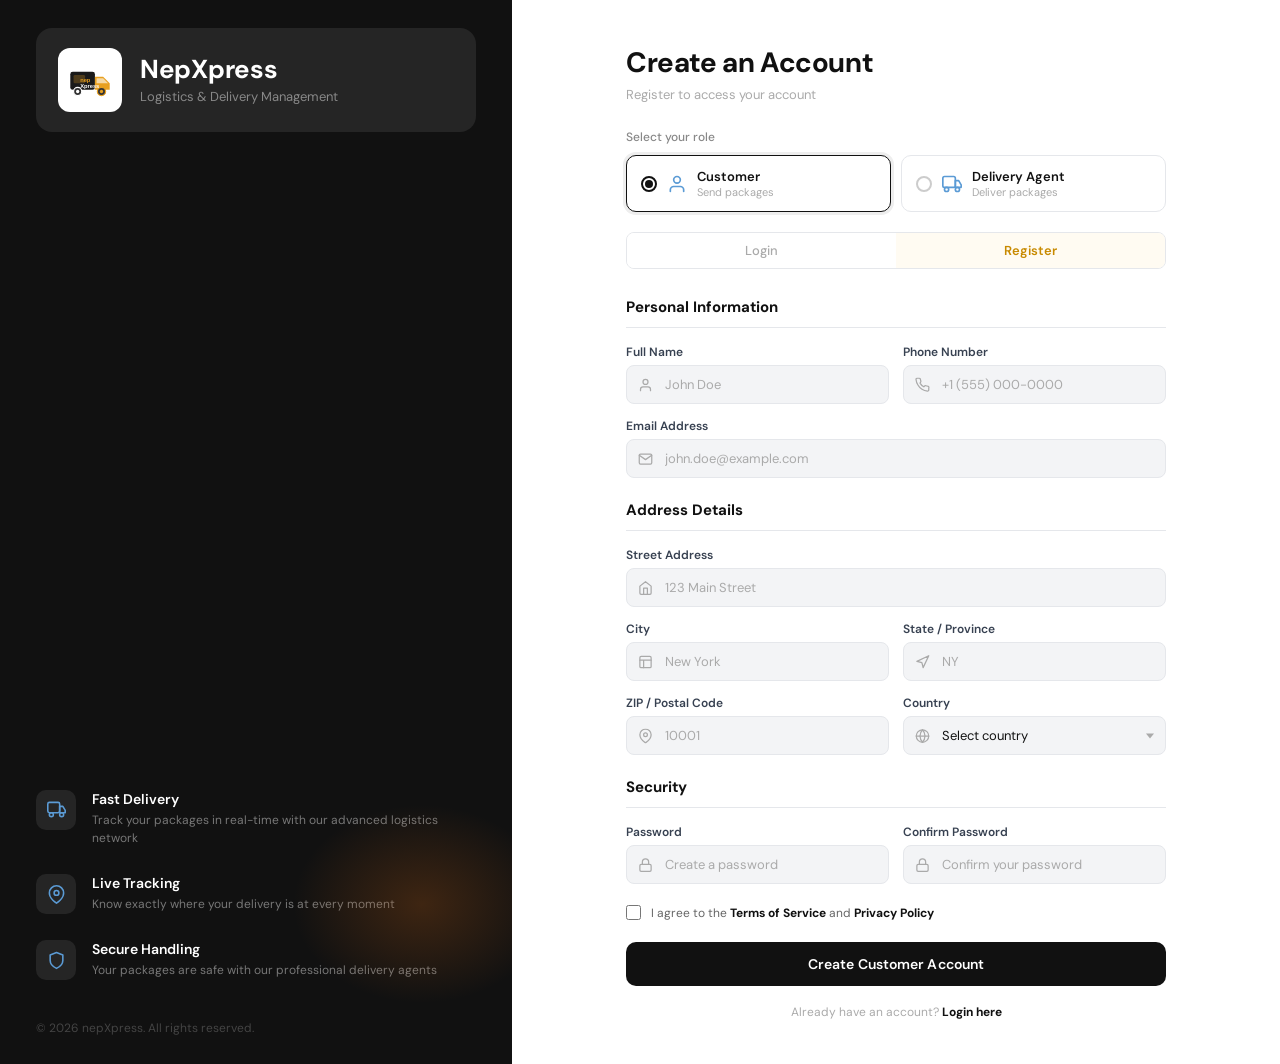
<file: register-page.html>
<!DOCTYPE html>
<html lang="en">
<head>
  <meta charset="UTF-8" />
  <meta name="viewport" content="width=device-width, initial-scale=1.0"/>
  <title>NepXpress – Register</title>
  <link href="https://fonts.googleapis.com/css2?family=DM+Sans:wght@400;500;600;700&display=swap" rel="stylesheet"/>
  <link rel="stylesheet" href="register-page.css"/>
</head>
<body>

  <!-- ════════════════════════════
       LEFT SIDEBAR
  ════════════════════════════ -->
  <aside class="sidebar">

    <!-- Brand Card -->
    <div class="brand-card">
      <div class="brand-logo-box">
        <!-- nepXpress truck logo SVG (white background box) -->
        <svg viewBox="0 0 56 56" fill="none" xmlns="http://www.w3.org/2000/svg">
          <!-- Truck body -->
          <rect x="4" y="18" width="30" height="22" rx="3" fill="#1a1a1a"/>
          <!-- Cargo box window tint -->
          <rect x="8" y="22" width="14" height="10" rx="1.5" fill="#e8a020" opacity="0.25"/>
          <!-- Cab section -->
          <path d="M34 24 L34 40 L52 40 L52 32 L44 24 Z" fill="#e8a020"/>
          <!-- Cab window -->
          <path d="M36 26 L36 32 L50 32 L44 26 Z" fill="#fff" opacity="0.6"/>
          <!-- Wheels -->
          <circle cx="13" cy="42" r="5" fill="#333" stroke="#fff" stroke-width="1.5"/>
          <circle cx="13" cy="42" r="2" fill="#fff"/>
          <circle cx="42" cy="42" r="5" fill="#333" stroke="#e8a020" stroke-width="1.5"/>
          <circle cx="42" cy="42" r="2" fill="#e8a020"/>
          <!-- nepX text hint: small X mark on box -->
          <text x="16" y="31" font-size="7" fill="#e8a020" font-weight="bold" font-family="sans-serif">nep</text>
          <text x="16" y="38" font-size="7" fill="#fff" font-weight="bold" font-family="sans-serif">Xpress</text>
        </svg>
      </div>
      <div>
        <div class="brand-name">NepXpress</div>
        <div class="brand-tagline">Logistics &amp; Delivery Management</div>
      </div>
    </div>

    <!-- Spacer: pushes features to bottom -->
    <div class="sidebar-spacer"></div>

    <!-- Feature List -->
    <div class="features">

      <div class="feature-item">
        <div class="feature-icon-box">
          <!-- Truck icon -->
          <svg class="icon-truck" viewBox="0 0 24 24" fill="none" stroke="currentColor"
               stroke-width="2" stroke-linecap="round" stroke-linejoin="round">
            <rect x="1" y="3" width="15" height="13" rx="2"/>
            <path d="M16 8h4l3 5v3h-7V8z"/>
            <circle cx="5.5" cy="18.5" r="2.5"/>
            <circle cx="18.5" cy="18.5" r="2.5"/>
          </svg>
        </div>
        <div>
          <div class="feature-title">Fast Delivery</div>
          <div class="feature-desc">Track your packages in real-time with our advanced logistics network</div>
        </div>
      </div>

      <div class="feature-item">
        <div class="feature-icon-box">
          <!-- Location pin icon -->
          <svg class="icon-location" viewBox="0 0 24 24" fill="none" stroke="currentColor"
               stroke-width="2" stroke-linecap="round" stroke-linejoin="round">
            <path d="M21 10c0 7-9 13-9 13S3 17 3 10a9 9 0 0 1 18 0z"/>
            <circle cx="12" cy="10" r="3"/>
          </svg>
        </div>
        <div>
          <div class="feature-title">Live Tracking</div>
          <div class="feature-desc">Know exactly where your delivery is at every moment</div>
        </div>
      </div>

      <div class="feature-item">
        <div class="feature-icon-box">
          <!-- Shield icon -->
          <svg class="icon-shield" viewBox="0 0 24 24" fill="none" stroke="currentColor"
               stroke-width="2" stroke-linecap="round" stroke-linejoin="round">
            <path d="M12 22s8-4 8-10V5l-8-3-8 3v7c0 6 8 10 8 10z"/>
          </svg>
        </div>
        <div>
          <div class="feature-title">Secure Handling</div>
          <div class="feature-desc">Your packages are safe with our professional delivery agents</div>
        </div>
      </div>

    </div>

    <!-- Footer -->
    <p class="sidebar-footer">© 2026 nepXpress. All rights reserved.</p>

  </aside>


  <!-- ════════════════════════════
       RIGHT PANEL
  ════════════════════════════ -->
  <main class="right-panel">
    <div class="form-container">

      <!-- Title -->
      <h2 class="form-title">Create an Account</h2>
      <p class="form-subtitle">Register to access your account</p>

      <!-- Role Selector -->
      <p class="role-label">Select your role</p>
      <div class="role-grid">

        <div class="role-card active" id="role-customer" onclick="selectRole('customer')">
          <div class="role-radio">
            <div class="role-radio-dot"></div>
          </div>
          <div class="role-icon">
            <!-- Person icon -->
            <svg viewBox="0 0 24 24" fill="none" stroke="currentColor"
                 stroke-width="2" stroke-linecap="round" stroke-linejoin="round">
              <path d="M20 21v-2a4 4 0 0 0-4-4H8a4 4 0 0 0-4 4v2"/>
              <circle cx="12" cy="7" r="4"/>
            </svg>
          </div>
          <div>
            <div class="role-card-title">Customer</div>
            <div class="role-card-sub">Send packages</div>
          </div>
        </div>

        <div class="role-card" id="role-agent" onclick="selectRole('agent')">
          <div class="role-radio">
            <div class="role-radio-dot"></div>
          </div>
          <div class="role-icon">
            <!-- Delivery truck icon -->
            <svg viewBox="0 0 24 24" fill="none" stroke="currentColor"
                 stroke-width="2" stroke-linecap="round" stroke-linejoin="round">
              <rect x="1" y="3" width="15" height="13" rx="2"/>
              <path d="M16 8h4l3 5v3h-7V8z"/>
              <circle cx="5.5" cy="18.5" r="2.5"/>
              <circle cx="18.5" cy="18.5" r="2.5"/>
            </svg>
          </div>
          <div>
            <div class="role-card-title">Delivery Agent</div>
            <div class="role-card-sub">Deliver packages</div>
          </div>
        </div>

      </div>

      <!-- Login / Register Tabs -->
      <div class="auth-tabs">
        <a href="login.html" class="auth-tab">Login</a>
        <span class="auth-tab active">Register</span>
      </div>

      <!-- ── PERSONAL INFORMATION ── -->
      <p class="section-heading">Personal Information</p>

      <div class="form-row two-col">
        <div class="form-group">
          <label for="full-name">Full Name</label>
          <div class="input-wrap">
            <span class="input-icon">
              <svg viewBox="0 0 24 24" fill="none" stroke="currentColor"
                   stroke-width="2" stroke-linecap="round" stroke-linejoin="round">
                <path d="M20 21v-2a4 4 0 0 0-4-4H8a4 4 0 0 0-4 4v2"/>
                <circle cx="12" cy="7" r="4"/>
              </svg>
            </span>
            <input type="text" id="full-name" placeholder="John Doe" autocomplete="name"/>
          </div>
        </div>
        <div class="form-group">
          <label for="phone">Phone Number</label>
          <div class="input-wrap">
            <span class="input-icon">
              <svg viewBox="0 0 24 24" fill="none" stroke="currentColor"
                   stroke-width="2" stroke-linecap="round" stroke-linejoin="round">
                <path d="M22 16.92v3a2 2 0 0 1-2.18 2 19.79 19.79 0 0 1-8.63-3.07A19.5 19.5 0 0 1 4.69 12 19.79 19.79 0 0 1 1.61 3.18 2 2 0 0 1 3.6 1h3a2 2 0 0 1 2 1.72c.127.96.361 1.903.7 2.81a2 2 0 0 1-.45 2.11L8.09 8.91a16 16 0 0 0 6 6l1.27-1.27a2 2 0 0 1 2.11-.45c.907.339 1.85.573 2.81.7A2 2 0 0 1 22 16.92z"/>
              </svg>
            </span>
            <input type="tel" id="phone" placeholder="+1 (555) 000-0000" autocomplete="tel"/>
          </div>
        </div>
      </div>

      <div class="form-row one-col">
        <div class="form-group">
          <label for="email">Email Address</label>
          <div class="input-wrap">
            <span class="input-icon">
              <svg viewBox="0 0 24 24" fill="none" stroke="currentColor"
                   stroke-width="2" stroke-linecap="round" stroke-linejoin="round">
                <path d="M4 4h16c1.1 0 2 .9 2 2v12c0 1.1-.9 2-2 2H4c-1.1 0-2-.9-2-2V6c0-1.1.9-2 2-2z"/>
                <polyline points="22,6 12,13 2,6"/>
              </svg>
            </span>
            <input type="email" id="email" placeholder="john.doe@example.com" autocomplete="email"/>
          </div>
        </div>
      </div>

      <!-- ── ADDRESS DETAILS ── -->
      <p class="section-heading">Address Details</p>

      <div class="form-row one-col">
        <div class="form-group">
          <label for="street">Street Address</label>
          <div class="input-wrap">
            <span class="input-icon">
              <svg viewBox="0 0 24 24" fill="none" stroke="currentColor"
                   stroke-width="2" stroke-linecap="round" stroke-linejoin="round">
                <path d="M3 9l9-7 9 7v11a2 2 0 0 1-2 2H5a2 2 0 0 1-2-2z"/>
                <polyline points="9 22 9 12 15 12 15 22"/>
              </svg>
            </span>
            <input type="text" id="street" placeholder="123 Main Street" autocomplete="street-address"/>
          </div>
        </div>
      </div>

      <div class="form-row two-col">
        <div class="form-group">
          <label for="city">City</label>
          <div class="input-wrap">
            <span class="input-icon">
              <svg viewBox="0 0 24 24" fill="none" stroke="currentColor"
                   stroke-width="2" stroke-linecap="round" stroke-linejoin="round">
                <rect x="3" y="3" width="18" height="18" rx="2"/>
                <path d="M3 9h18M9 21V9"/>
              </svg>
            </span>
            <input type="text" id="city" placeholder="New York" autocomplete="address-level2"/>
          </div>
        </div>
        <div class="form-group">
          <label for="state">State / Province</label>
          <div class="input-wrap">
            <span class="input-icon">
              <svg viewBox="0 0 24 24" fill="none" stroke="currentColor"
                   stroke-width="2" stroke-linecap="round" stroke-linejoin="round">
                <polygon points="3 11 22 2 13 21 11 13 3 11"/>
              </svg>
            </span>
            <input type="text" id="state" placeholder="NY" autocomplete="address-level1"/>
          </div>
        </div>
      </div>

      <div class="form-row two-col">
        <div class="form-group">
          <label for="zip">ZIP / Postal Code</label>
          <div class="input-wrap">
            <span class="input-icon">
              <svg viewBox="0 0 24 24" fill="none" stroke="currentColor"
                   stroke-width="2" stroke-linecap="round" stroke-linejoin="round">
                <path d="M21 10c0 7-9 13-9 13S3 17 3 10a9 9 0 0 1 18 0z"/>
                <circle cx="12" cy="10" r="3"/>
              </svg>
            </span>
            <input type="text" id="zip" placeholder="10001" autocomplete="postal-code"/>
          </div>
        </div>
        <div class="form-group">
          <label for="country">Country</label>
          <div class="input-wrap select-wrap">
            <span class="input-icon">
              <svg viewBox="0 0 24 24" fill="none" stroke="currentColor"
                   stroke-width="2" stroke-linecap="round" stroke-linejoin="round">
                <circle cx="12" cy="12" r="10"/>
                <line x1="2" y1="12" x2="22" y2="12"/>
                <path d="M12 2a15.3 15.3 0 0 1 4 10 15.3 15.3 0 0 1-4 10 15.3 15.3 0 0 1-4-10 15.3 15.3 0 0 1 4-10z"/>
              </svg>
            </span>
            <select id="country" autocomplete="country">
              <option value="" disabled selected>Select country</option>
              <option>Nepal</option>
              <option>United States</option>
              <option>United Kingdom</option>
              <option>India</option>
              <option>Australia</option>
              <option>Canada</option>
              <option>Germany</option>
              <option>Other</option>
            </select>
          </div>
        </div>
      </div>

      <!-- ── VEHICLE DETAILS (Delivery Agent only) ── -->
      <div class="vehicle-section" id="vehicle-section">
        <p class="section-heading">Vehicle Details</p>

        <div class="form-row two-col">
          <div class="form-group">
            <label for="vehicle-type">Vehicle Type</label>
            <div class="input-wrap select-wrap">
              <span class="input-icon">
                <svg viewBox="0 0 24 24" fill="none" stroke="currentColor"
                     stroke-width="2" stroke-linecap="round" stroke-linejoin="round">
                  <rect x="1" y="3" width="15" height="13" rx="2"/>
                  <path d="M16 8h4l3 5v3h-7V8z"/>
                  <circle cx="5.5" cy="18.5" r="2.5"/>
                  <circle cx="18.5" cy="18.5" r="2.5"/>
                </svg>
              </span>
              <select id="vehicle-type">
                <option value="" disabled selected>Select vehicle type</option>
                <option>Motorcycle</option>
                <option>Scooter</option>
                <option>Car</option>
                <option>Van</option>
                <option>Truck</option>
                <option>Bicycle</option>
                <option>Electric Vehicle</option>
              </select>
            </div>
          </div>
          <div class="form-group">
            <label for="license-plate">License Plate No.</label>
            <div class="input-wrap">
              <span class="input-icon">
                <svg viewBox="0 0 24 24" fill="none" stroke="currentColor"
                     stroke-width="2" stroke-linecap="round" stroke-linejoin="round">
                  <rect x="2" y="7" width="20" height="10" rx="2"/>
                  <line x1="7" y1="12" x2="7.01" y2="12"/>
                  <line x1="12" y1="12" x2="12.01" y2="12"/>
                  <line x1="17" y1="12" x2="17.01" y2="12"/>
                </svg>
              </span>
              <input type="text"
                     id="license-plate"
                     placeholder="e.g. BA 1 CHA 1234"
                     style="text-transform: uppercase;"/>
            </div>
          </div>
        </div>
      </div>

      <!-- ── SECURITY ── -->
      <p class="section-heading">Security</p>

      <div class="form-row two-col">
        <div class="form-group">
          <label for="password">Password</label>
          <div class="input-wrap">
            <span class="input-icon">
              <svg viewBox="0 0 24 24" fill="none" stroke="currentColor"
                   stroke-width="2" stroke-linecap="round" stroke-linejoin="round">
                <rect x="3" y="11" width="18" height="11" rx="2" ry="2"/>
                <path d="M7 11V7a5 5 0 0 1 10 0v4"/>
              </svg>
            </span>
            <input type="password" id="password"
                   placeholder="Create a password" autocomplete="new-password"/>
          </div>
        </div>
        <div class="form-group">
          <label for="confirm-password">Confirm Password</label>
          <div class="input-wrap">
            <span class="input-icon">
              <svg viewBox="0 0 24 24" fill="none" stroke="currentColor"
                   stroke-width="2" stroke-linecap="round" stroke-linejoin="round">
                <rect x="3" y="11" width="18" height="11" rx="2" ry="2"/>
                <path d="M7 11V7a5 5 0 0 1 10 0v4"/>
              </svg>
            </span>
            <input type="password" id="confirm-password"
                   placeholder="Confirm your password" autocomplete="new-password"/>
          </div>
        </div>
      </div>

      <!-- Terms -->
      <div class="terms-row">
        <input type="checkbox" id="terms"/>
        <label for="terms">
          I agree to the <a href="#">Terms of Service</a> and <a href="#">Privacy Policy</a>
        </label>
      </div>

      <!-- Submit Button -->
      <button class="btn-submit" id="submit-btn" onclick="handleSubmit()">
        Create Customer Account
      </button>

      <p class="login-link">
        Already have an account? <a href="login.html">Login here</a>
      </p>

    </div><!-- /form-container -->
  </main>

  <script>
    let currentRole = 'customer';

    function selectRole(role) {
      currentRole = role;

      document.getElementById('role-customer').classList.toggle('active', role === 'customer');
      document.getElementById('role-agent').classList.toggle('active', role === 'agent');

      const vehicleSection = document.getElementById('vehicle-section');
      vehicleSection.classList.toggle('visible', role === 'agent');

      document.getElementById('submit-btn').textContent =
        role === 'agent' ? 'Create Delivery Agent Account' : 'Create Customer Account';
    }

    function handleSubmit() {
      const terms = document.getElementById('terms');
      if (!terms.checked) {
        alert('Please agree to the Terms of Service and Privacy Policy to continue.');
        return;
      }
      const pw  = document.getElementById('password').value;
      const cpw = document.getElementById('confirm-password').value;
      if (pw && cpw && pw !== cpw) {
        alert('Passwords do not match. Please try again.');
        return;
      }
      alert((currentRole === 'agent' ? 'Delivery Agent' : 'Customer') + ' account created successfully!');
    }
  </script>

</body>
</html>
</file>
<file: register-page.css>
/* ── RESET & BASE ── */
*, *::before, *::after {
  box-sizing: border-box;
  margin: 0;
  padding: 0;
}

body {
  font-family: 'DM Sans', sans-serif;
  display: flex;
  min-height: 100vh;
  background: #111111;
}

/* ════════════════════════════
   LEFT SIDEBAR
════════════════════════════ */
.sidebar {
  width: 40%;
  min-width: 360px;
  background: #111111;
  display: flex;
  flex-direction: column;
  padding: 28px 36px 28px 36px;
  position: relative;
  overflow: hidden;
}

/* Subtle warm glow at bottom-right of sidebar (matches screenshot) */
.sidebar::after {
  content: '';
  position: absolute;
  bottom: 60px;
  right: -40px;
  width: 260px;
  height: 200px;
  background: radial-gradient(ellipse, rgba(180, 90, 20, 0.28) 0%, transparent 70%);
  pointer-events: none;
  border-radius: 50%;
}

/* ── Brand Card ── */
.brand-card {
  background: #252525;
  border-radius: 16px;
  padding: 20px 22px;
  display: flex;
  align-items: center;
  gap: 18px;
}

.brand-logo-box {
  width: 64px;
  height: 64px;
  background: #ffffff;
  border-radius: 12px;
  display: flex;
  align-items: center;
  justify-content: center;
  flex-shrink: 0;
  overflow: hidden;
}

.brand-logo-box img {
  width: 100%;
  height: 100%;
  object-fit: contain;
}

/* Fallback SVG logo rendered inline */
.brand-logo-box svg {
  width: 46px;
  height: 46px;
}

.brand-name {
  font-size: 26px;
  font-weight: 700;
  color: #ffffff;
  letter-spacing: -0.3px;
  line-height: 1.1;
}

.brand-tagline {
  font-size: 13px;
  color: #888888;
  margin-top: 4px;
}

/* ── Spacer pushes features to bottom ── */
.sidebar-spacer {
  flex: 1;
}

/* ── Feature Items ── */
.features {
  display: flex;
  flex-direction: column;
  gap: 26px;
  margin-bottom: 40px;
}

.feature-item {
  display: flex;
  align-items: flex-start;
  gap: 16px;
}

.feature-icon-box {
  width: 40px;
  height: 40px;
  background: #252525;
  border-radius: 10px;
  display: flex;
  align-items: center;
  justify-content: center;
  flex-shrink: 0;
}

.feature-icon-box svg {
  width: 19px;
  height: 19px;
}

/* Icon colors matching screenshot (blue-ish teal) */
.icon-truck    { color: #5b9bd5; }
.icon-location { color: #5b9bd5; }
.icon-shield   { color: #5b9bd5; }

.feature-title {
  font-size: 14px;
  font-weight: 600;
  color: #ffffff;
  margin-bottom: 3px;
}

.feature-desc {
  font-size: 12px;
  color: #777777;
  line-height: 1.55;
}

/* ── Footer ── */
.sidebar-footer {
  font-size: 12px;
  color: #444444;
}


/* ════════════════════════════
   RIGHT PANEL
════════════════════════════ */
.right-panel {
  flex: 1;
  background: #ffffff;
  display: flex;
  align-items: flex-start;
  justify-content: center;
  padding: 44px 60px;
  overflow-y: auto;
}

.form-container {
  width: 100%;
  max-width: 540px;
}

/* ── Page Title ── */
.form-title {
  font-size: 28px;
  font-weight: 700;
  color: #111111;
  letter-spacing: -0.4px;
}

.form-subtitle {
  font-size: 13px;
  color: #aaaaaa;
  margin-top: 5px;
  margin-bottom: 26px;
}

/* ── Role Selector ── */
.role-label {
  font-size: 12px;
  font-weight: 500;
  color: #888888;
  margin-bottom: 10px;
}

.role-grid {
  display: grid;
  grid-template-columns: 1fr 1fr;
  gap: 10px;
  margin-bottom: 20px;
}

.role-card {
  border: 1.5px solid #e5e7eb;
  border-radius: 10px;
  padding: 12px 14px;
  display: flex;
  align-items: center;
  gap: 10px;
  cursor: pointer;
  background: #ffffff;
  transition: border-color 0.2s, box-shadow 0.2s;
}

.role-card:hover {
  border-color: #aaaaaa;
}

.role-card.active {
  border-color: #111111;
  box-shadow: 0 0 0 3px rgba(17, 17, 17, 0.07);
}

.role-radio {
  width: 16px;
  height: 16px;
  border-radius: 50%;
  border: 2px solid #cccccc;
  display: flex;
  align-items: center;
  justify-content: center;
  flex-shrink: 0;
  transition: border-color 0.15s;
}

.role-card.active .role-radio {
  border-color: #111111;
}

.role-radio-dot {
  width: 8px;
  height: 8px;
  border-radius: 50%;
  background: #111111;
  opacity: 0;
  transition: opacity 0.15s;
}

.role-card.active .role-radio-dot {
  opacity: 1;
}

.role-icon {
  display: flex;
  align-items: center;
}

.role-icon svg {
  width: 20px;
  height: 20px;
  color: #5b9bd5;
}

.role-card-title {
  font-size: 13px;
  font-weight: 600;
  color: #111111;
}

.role-card-sub {
  font-size: 11px;
  color: #aaaaaa;
}

/* ── Auth Tabs ── */
.auth-tabs {
  display: grid;
  grid-template-columns: 1fr 1fr;
  border: 1px solid #e5e7eb;
  border-radius: 8px;
  overflow: hidden;
  margin-bottom: 28px;
}

.auth-tab {
  padding: 9px;
  text-align: center;
  font-size: 13px;
  font-weight: 500;
  color: #aaaaaa;
  text-decoration: none;
  cursor: pointer;
  background: #ffffff;
  transition: background 0.2s, color 0.2s;
  display: block;
}

.auth-tab.active {
  background: #fffbf2;
  color: #c88a00;
  font-weight: 600;
}

/* ── Section Headings ── */
.section-heading {
  font-size: 15px;
  font-weight: 700;
  color: #111111;
  padding-bottom: 10px;
  border-bottom: 1px solid #e5e7eb;
  margin-top: 22px;
  margin-bottom: 16px;
}

/* ── Form Rows ── */
.form-row {
  display: grid;
  gap: 14px;
  margin-bottom: 14px;
}

.form-row.two-col {
  grid-template-columns: 1fr 1fr;
}

.form-row.one-col {
  grid-template-columns: 1fr;
}

/* ── Form Group ── */
.form-group {
  display: flex;
  flex-direction: column;
  gap: 5px;
}

.form-group label {
  font-size: 12px;
  font-weight: 600;
  color: #374151;
}

/* ── Input Wrapper ── */
.input-wrap {
  position: relative;
  display: flex;
  align-items: center;
}

.input-icon {
  position: absolute;
  left: 12px;
  top: 50%;
  transform: translateY(-50%);
  color: #aaaaaa;
  pointer-events: none;
  display: flex;
  align-items: center;
}

.input-icon svg {
  width: 15px;
  height: 15px;
}

.form-group input,
.form-group select {
  width: 100%;
  background: #f3f4f6;
  border: 1.5px solid #e5e7eb;
  border-radius: 8px;
  padding: 10px 12px 10px 38px;
  font-family: 'DM Sans', sans-serif;
  font-size: 13px;
  color: #111111;
  outline: none;
  transition: border-color 0.2s, background 0.2s;
  -webkit-appearance: none;
  appearance: none;
}

.form-group input::placeholder {
  color: #aaaaaa;
}

.form-group input:focus,
.form-group select:focus {
  border-color: #111111;
  background: #ffffff;
}

/* Select arrow */
.select-wrap {
  position: relative;
}

.select-wrap::after {
  content: '';
  position: absolute;
  right: 12px;
  top: 50%;
  transform: translateY(-50%);
  width: 0;
  height: 0;
  border-left: 4px solid transparent;
  border-right: 4px solid transparent;
  border-top: 5px solid #aaaaaa;
  pointer-events: none;
}

/* ── Vehicle Section (hidden by default) ── */
.vehicle-section {
  display: none;
}

.vehicle-section.visible {
  display: block;
}

/* ── Terms Row ── */
.terms-row {
  display: flex;
  align-items: flex-start;
  gap: 10px;
  margin: 20px 0 20px;
}

.terms-row input[type="checkbox"] {
  width: 15px;
  height: 15px;
  flex-shrink: 0;
  margin-top: 1px;
  cursor: pointer;
  accent-color: #111111;
}

.terms-row label {
  font-size: 12px;
  color: #666666;
  cursor: pointer;
  line-height: 1.5;
}

.terms-row label a {
  color: #111111;
  font-weight: 700;
  text-decoration: none;
}

.terms-row label a:hover {
  text-decoration: underline;
}

/* ── Submit Button ── */
.btn-submit {
  width: 100%;
  background: #111111;
  color: #ffffff;
  border: none;
  border-radius: 10px;
  padding: 13px;
  font-family: 'DM Sans', sans-serif;
  font-size: 14px;
  font-weight: 600;
  cursor: pointer;
  letter-spacing: 0.1px;
  transition: background 0.2s, transform 0.1s;
}

.btn-submit:hover {
  background: #2a2a2a;
}

.btn-submit:active {
  transform: scale(0.99);
}

/* ── Login Link ── */
.login-link {
  text-align: center;
  font-size: 12px;
  color: #aaaaaa;
  margin-top: 18px;
}

.login-link a {
  color: #111111;
  font-weight: 700;
  text-decoration: none;
}

.login-link a:hover {
  text-decoration: underline;
}

/* ── Scrollbar ── */
.right-panel::-webkit-scrollbar {
  width: 5px;
}

.right-panel::-webkit-scrollbar-track {
  background: transparent;
}

.right-panel::-webkit-scrollbar-thumb {
  background: #e5e7eb;
  border-radius: 4px;
}

/* ── Responsive ── */
@media (max-width: 860px) {
  .sidebar {
    display: none;
  }

  .right-panel {
    padding: 32px 24px;
  }
}
</file>
